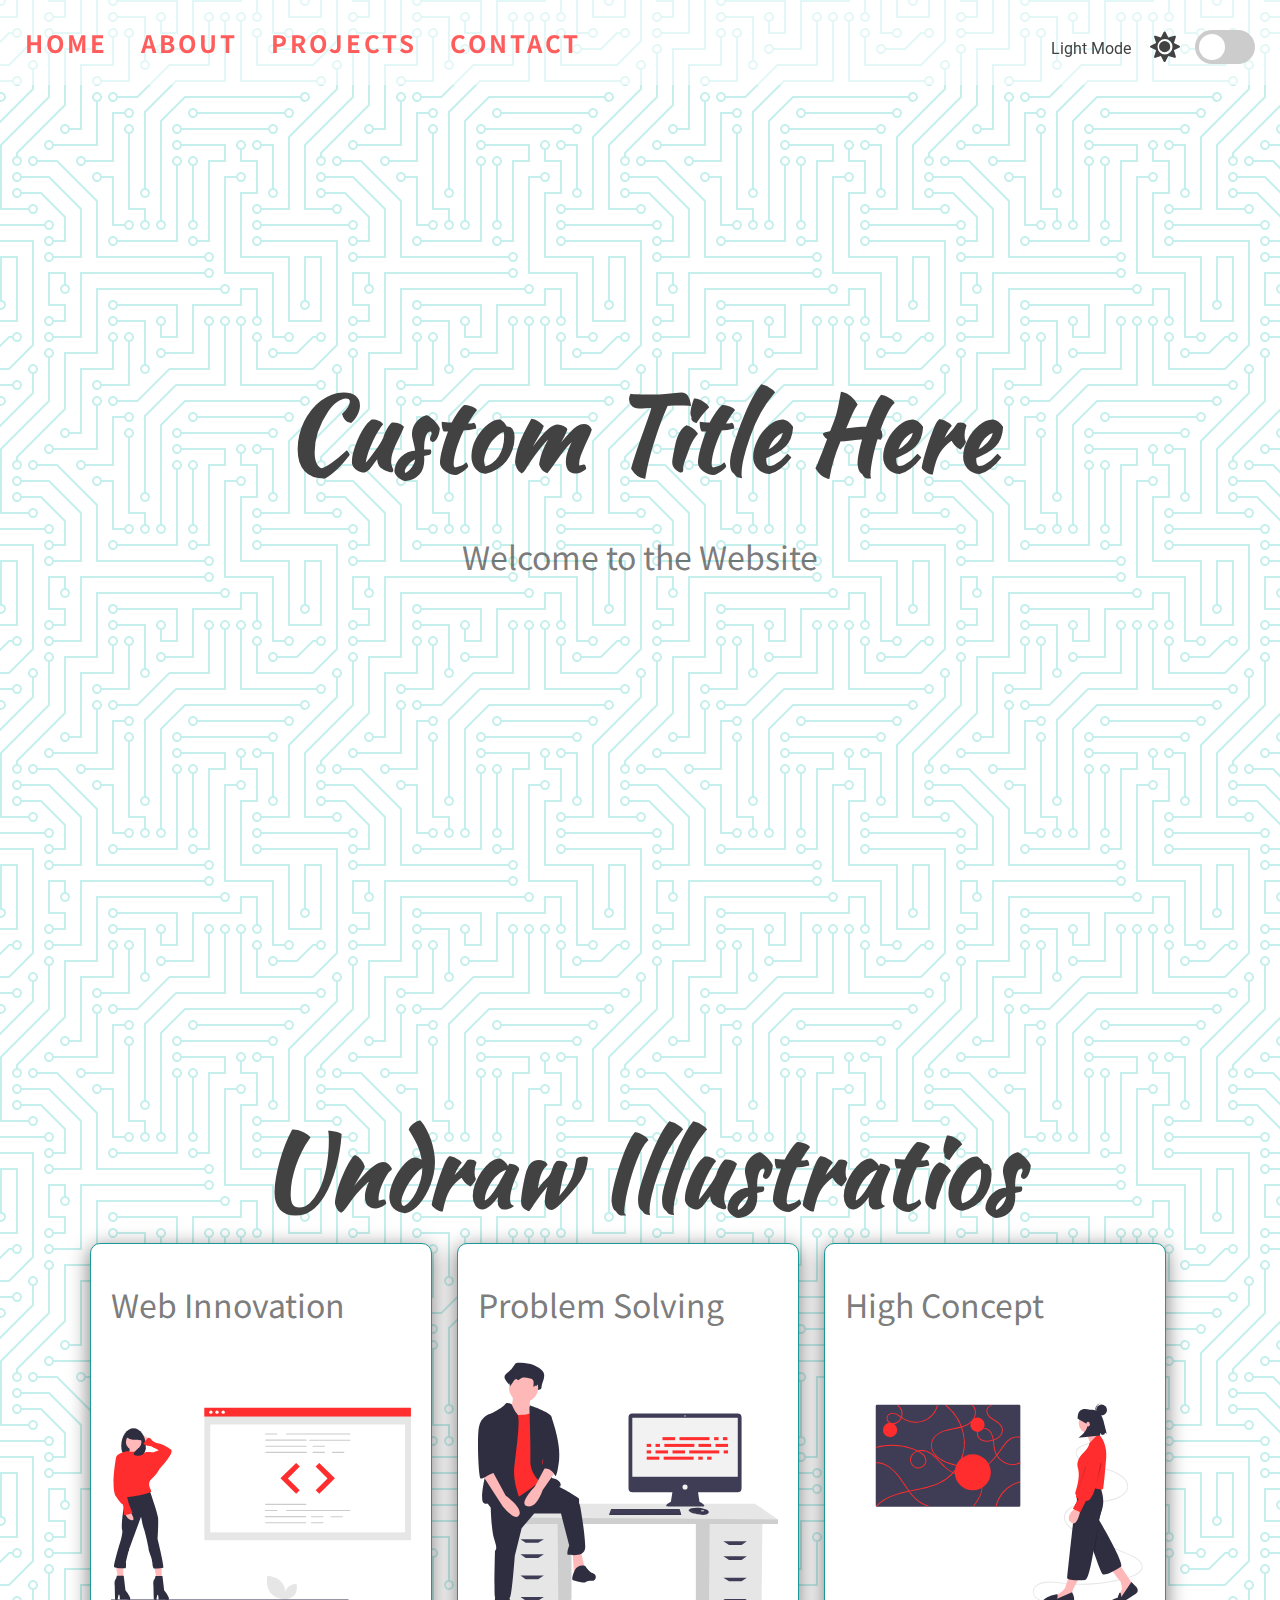
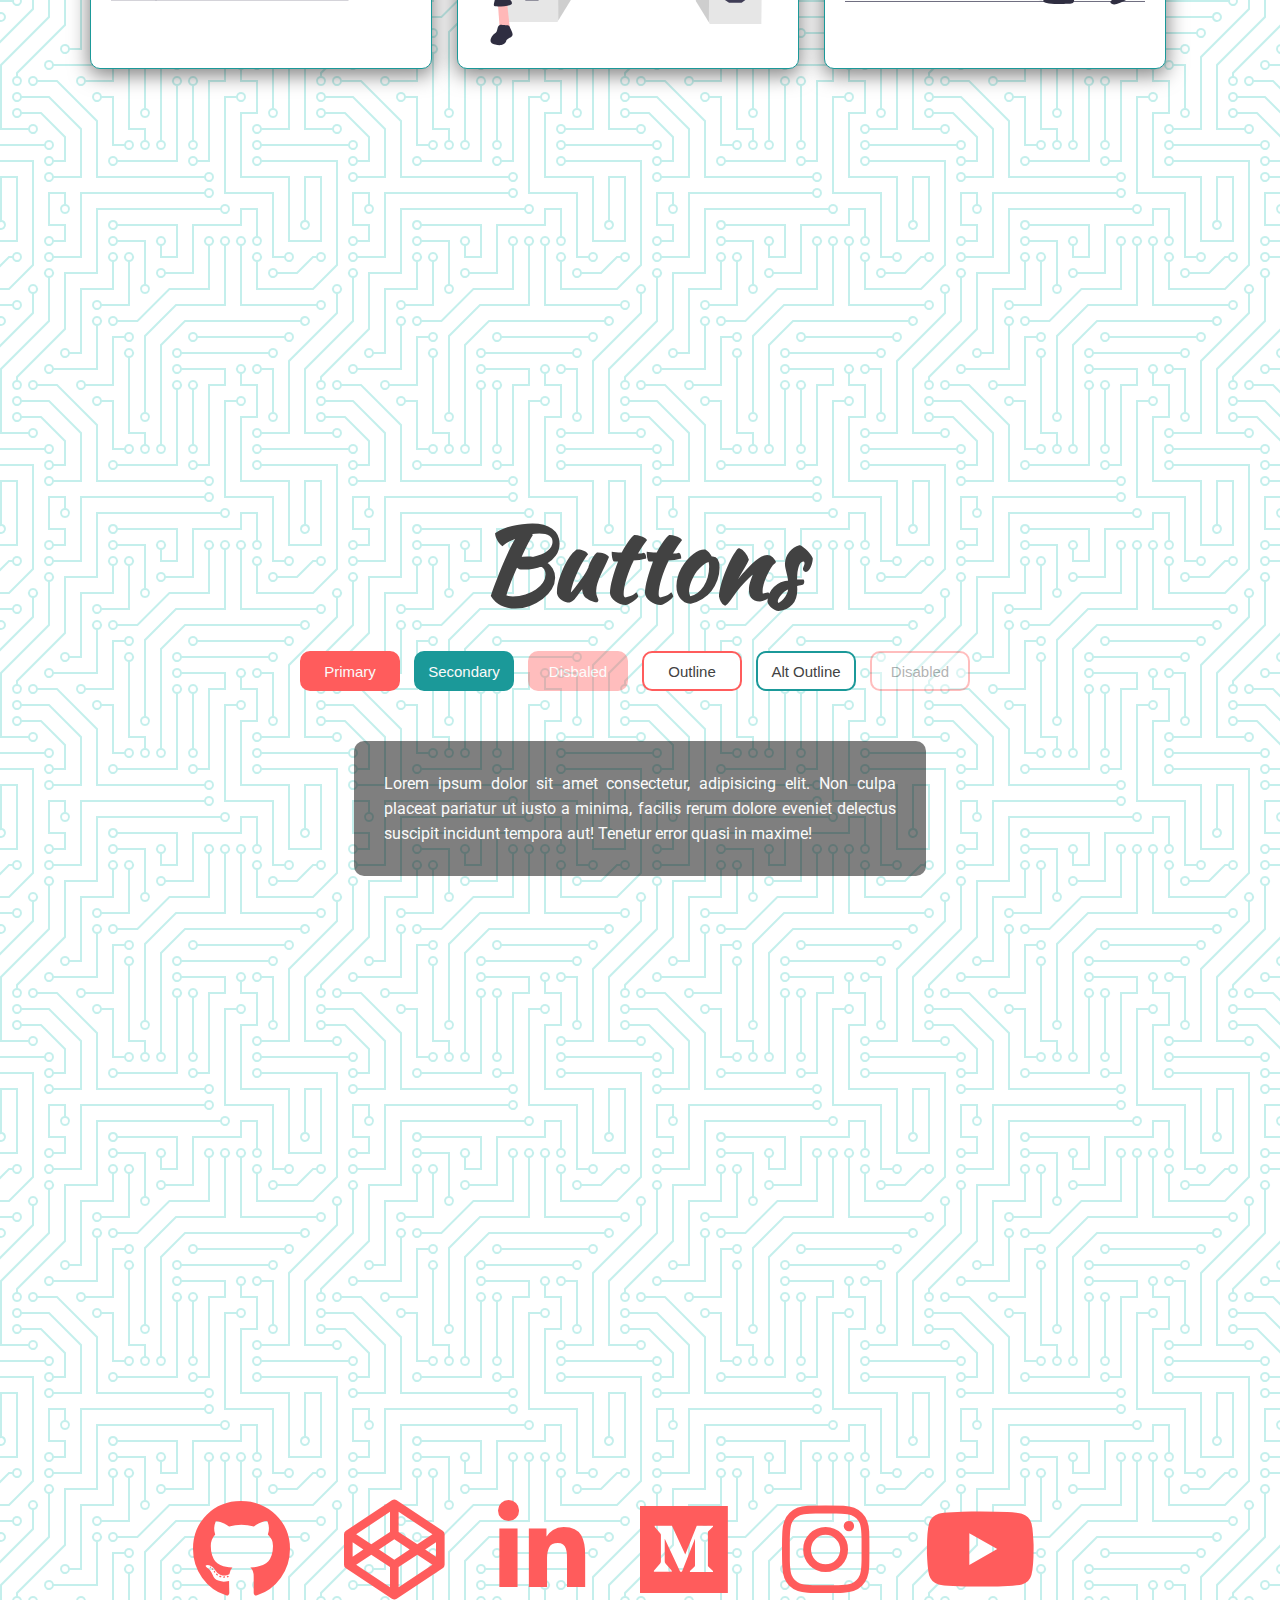
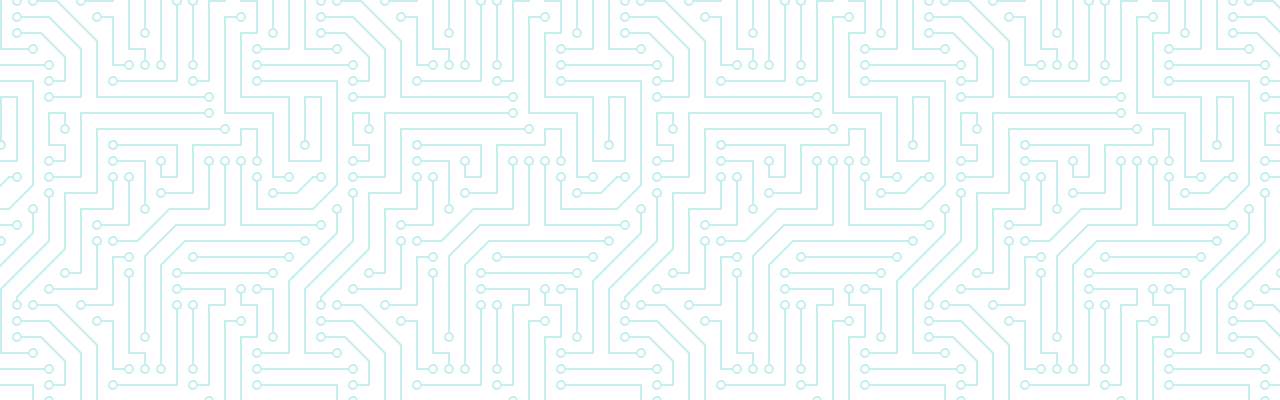
<file: light-dark-mode/index.html>
<!DOCTYPE html>
<html lang="en">
  <head>
    <meta charset="UTF-8" />
    <meta http-equiv="X-UA-Compatible" content="IE=edge" />
    <meta name="viewport" content="width=device-width, initial-scale=1.0" />
    <title>Light Dark Mode</title>
    <!-- links -->
    <link rel="stylesheet" href="styles.css" />
    <link
      rel="stylesheet"
      href="https://cdnjs.cloudflare.com/ajax/libs/font-awesome/5.10.2/css/all.min.css"
    />
  </head>
  <body>
    <!-- Dark Mode Switch -->
    <div class="theme-switch-wrapper">
      <span id="toggle-icon">
        <span class="toggle-text">Light Mode</span>
        <i class="fas fa-sun"></i>
      </span>
      <label class="theme-switch">
        <input type="checkbox" />
        <div class="slider round"></div>
      </label>
    </div>
    <!-- Navigation -->
    <nav id="nav">
      <a href="#home">HOME</a>
      <a href="#about">ABOUT</a>
      <a href="#projects">PROJECTS</a>
      <a href="#contact">CONTACT</a>
    </nav>

    <!-- Home Section -->
    <section id="home">
      <div class="title-group">
        <h1>Custom Title Here</h1>
        <h2>Welcome to the Website</h2>
      </div>
    </section>
    <!-- About Section -->
    <section id="about">
      <h1>Undraw Illustratios</h1>
      <div class="about-container">
        <div class="image-container">
          <h2>Web Innovation</h2>
          <img
            src="img/undraw_proud_coder_light.svg"
            alt="Proud Coder"
            id="image1"
          />
        </div>
        <div class="image-container">
          <h2>Problem Solving</h2>
          <img
            src="img/undraw_feeling_proud_light.svg"
            alt="Proud Coder"
            id="image2"
          />
        </div>
        <div class="image-container">
          <h2>High Concept</h2>
          <img
            src="img/undraw_conceptual_idea_light.svg"
            alt="Proud Coder"
            id="image3"
          />
        </div>
      </div>
    </section>
    <!-- Projects Section -->
    <section id="projects">
      <h1>Buttons</h1>
      <div class="buttons">
        <button class="primary">Primary</button>
        <button class="secondary">Secondary</button>
        <button class="primary" disabled>Disbaled</button>
        <button class="outline">Outline</button>
        <button class="secondary outline">Alt Outline</button>
        <button class="outline" disabled>Disabled</button>
      </div>
      <div class="text-box" id="text-box">
        <p>
          Lorem ipsum dolor sit amet consectetur, adipisicing elit. Non culpa
          placeat pariatur ut iusto a minima, facilis rerum dolore eveniet
          delectus suscipit incidunt tempora aut! Tenetur error quasi in maxime!
        </p>
      </div>
    </section>
    <!-- Contact Section -->
    <section id="contact">
      <social-icons>
        <i class="fab fa-github"></i>
        <i class="fab fa-codepen"></i>
        <i class="fab fa-linkedin-in"></i>
        <i class="fab fa-medium"></i>
        <i class="fab fa-instagram"></i>
        <i class="fab fa-youtube"></i>
      </social-icons>
    </section>
    <!-- script -->
    <script src="app.js"></script>
  </body>
</html>
</file>
<file: light-dark-mode/styles.css>
@import url('https://fonts.googleapis.com/css2?family=Kaushan+Script&family=Noto+Sans+JP&family=Roboto&display=swap');

:root {
  --primary-color: rgb(255, 92, 92);
  --primary-variant: #ff2d2d;
  --secondary-color: #1b9999;
  --on-primary: rgb(250, 250, 250);
  --on-background: rgb(66, 66, 66);
  --on-background-alt: rgba(66, 66, 66, 0.7);
  --background: rgb(255, 255, 255);
  --box-shadow: 0 5px 20px 1px rgba(0, 0, 0, 0.5);
}

[data-theme='dark'] {
  --primary-color: rgb(150, 65, 255);
  --primary-variant: #6c63ff;
  --secondary-color: #03dac5;
  --on-primary: #000;
  --on-background: rgba(255, 255, 255, 0.9);
  --on-background-alt: rgba(255, 255, 255, 0.7);
  --background: #121212;
}

/* fonts */
/* font-family: 'Kaushan Script', cursive;
font-family: 'Noto Sans JP', sans-serif;
font-family: 'Roboto', sans-serif; */

html {
  box-sizing: border-box;
  scroll-behavior: smooth;
}

body {
  margin: 0;
  color: var(--on-background);
  font-family: 'Roboto', sans-serif;
  background-color: var(--background);
  background-image: url("data:image/svg+xml,%3Csvg xmlns='http://www.w3.org/2000/svg' viewBox='0 0 304 304' width='304' height='304'%3E%3Cpath fill='%2335c9bd' fill-opacity='0.29' d='M44.1 224a5 5 0 1 1 0 2H0v-2h44.1zm160 48a5 5 0 1 1 0 2H82v-2h122.1zm57.8-46a5 5 0 1 1 0-2H304v2h-42.1zm0 16a5 5 0 1 1 0-2H304v2h-42.1zm6.2-114a5 5 0 1 1 0 2h-86.2a5 5 0 1 1 0-2h86.2zm-256-48a5 5 0 1 1 0 2H0v-2h12.1zm185.8 34a5 5 0 1 1 0-2h86.2a5 5 0 1 1 0 2h-86.2zM258 12.1a5 5 0 1 1-2 0V0h2v12.1zm-64 208a5 5 0 1 1-2 0v-54.2a5 5 0 1 1 2 0v54.2zm48-198.2V80h62v2h-64V21.9a5 5 0 1 1 2 0zm16 16V64h46v2h-48V37.9a5 5 0 1 1 2 0zm-128 96V208h16v12.1a5 5 0 1 1-2 0V210h-16v-76.1a5 5 0 1 1 2 0zm-5.9-21.9a5 5 0 1 1 0 2H114v48H85.9a5 5 0 1 1 0-2H112v-48h12.1zm-6.2 130a5 5 0 1 1 0-2H176v-74.1a5 5 0 1 1 2 0V242h-60.1zm-16-64a5 5 0 1 1 0-2H114v48h10.1a5 5 0 1 1 0 2H112v-48h-10.1zM66 284.1a5 5 0 1 1-2 0V274H50v30h-2v-32h18v12.1zM236.1 176a5 5 0 1 1 0 2H226v94h48v32h-2v-30h-48v-98h12.1zm25.8-30a5 5 0 1 1 0-2H274v44.1a5 5 0 1 1-2 0V146h-10.1zm-64 96a5 5 0 1 1 0-2H208v-80h16v-14h-42.1a5 5 0 1 1 0-2H226v18h-16v80h-12.1zm86.2-210a5 5 0 1 1 0 2H272V0h2v32h10.1zM98 101.9V146H53.9a5 5 0 1 1 0-2H96v-42.1a5 5 0 1 1 2 0zM53.9 34a5 5 0 1 1 0-2H80V0h2v34H53.9zm60.1 3.9V66H82v64H69.9a5 5 0 1 1 0-2H80V64h32V37.9a5 5 0 1 1 2 0zM101.9 82a5 5 0 1 1 0-2H128V37.9a5 5 0 1 1 2 0V82h-28.1zm16-64a5 5 0 1 1 0-2H146v44.1a5 5 0 1 1-2 0V18h-26.1zm102.2 270a5 5 0 1 1 0 2H98v14h-2v-16h124.1zM242 149.9V160h16v34h-16v62h48v48h-2v-46h-48v-66h16v-30h-16v-12.1a5 5 0 1 1 2 0zM53.9 18a5 5 0 1 1 0-2H64V2H48V0h18v18H53.9zm112 32a5 5 0 1 1 0-2H192V0h50v2h-48v48h-28.1zm-48-48a5 5 0 0 1-9.8-2h2.07a3 3 0 1 0 5.66 0H178v34h-18V21.9a5 5 0 1 1 2 0V32h14V2h-58.1zm0 96a5 5 0 1 1 0-2H137l32-32h39V21.9a5 5 0 1 1 2 0V66h-40.17l-32 32H117.9zm28.1 90.1a5 5 0 1 1-2 0v-76.51L175.59 80H224V21.9a5 5 0 1 1 2 0V82h-49.59L146 112.41v75.69zm16 32a5 5 0 1 1-2 0v-99.51L184.59 96H300.1a5 5 0 0 1 3.9-3.9v2.07a3 3 0 0 0 0 5.66v2.07a5 5 0 0 1-3.9-3.9H185.41L162 121.41v98.69zm-144-64a5 5 0 1 1-2 0v-3.51l48-48V48h32V0h2v50H66v55.41l-48 48v2.69zM50 53.9v43.51l-48 48V208h26.1a5 5 0 1 1 0 2H0v-65.41l48-48V53.9a5 5 0 1 1 2 0zm-16 16V89.41l-34 34v-2.82l32-32V69.9a5 5 0 1 1 2 0zM12.1 32a5 5 0 1 1 0 2H9.41L0 43.41V40.6L8.59 32h3.51zm265.8 18a5 5 0 1 1 0-2h18.69l7.41-7.41v2.82L297.41 50H277.9zm-16 160a5 5 0 1 1 0-2H288v-71.41l16-16v2.82l-14 14V210h-28.1zm-208 32a5 5 0 1 1 0-2H64v-22.59L40.59 194H21.9a5 5 0 1 1 0-2H41.41L66 216.59V242H53.9zm150.2 14a5 5 0 1 1 0 2H96v-56.6L56.6 162H37.9a5 5 0 1 1 0-2h19.5L98 200.6V256h106.1zm-150.2 2a5 5 0 1 1 0-2H80v-46.59L48.59 178H21.9a5 5 0 1 1 0-2H49.41L82 208.59V258H53.9zM34 39.8v1.61L9.41 66H0v-2h8.59L32 40.59V0h2v39.8zM2 300.1a5 5 0 0 1 3.9 3.9H3.83A3 3 0 0 0 0 302.17V256h18v48h-2v-46H2v42.1zM34 241v63h-2v-62H0v-2h34v1zM17 18H0v-2h16V0h2v18h-1zm273-2h14v2h-16V0h2v16zm-32 273v15h-2v-14h-14v14h-2v-16h18v1zM0 92.1A5.02 5.02 0 0 1 6 97a5 5 0 0 1-6 4.9v-2.07a3 3 0 1 0 0-5.66V92.1zM80 272h2v32h-2v-32zm37.9 32h-2.07a3 3 0 0 0-5.66 0h-2.07a5 5 0 0 1 9.8 0zM5.9 0A5.02 5.02 0 0 1 0 5.9V3.83A3 3 0 0 0 3.83 0H5.9zm294.2 0h2.07A3 3 0 0 0 304 3.83V5.9a5 5 0 0 1-3.9-5.9zm3.9 300.1v2.07a3 3 0 0 0-1.83 1.83h-2.07a5 5 0 0 1 3.9-3.9zM97 100a3 3 0 1 0 0-6 3 3 0 0 0 0 6zm0-16a3 3 0 1 0 0-6 3 3 0 0 0 0 6zm16 16a3 3 0 1 0 0-6 3 3 0 0 0 0 6zm16 16a3 3 0 1 0 0-6 3 3 0 0 0 0 6zm0 16a3 3 0 1 0 0-6 3 3 0 0 0 0 6zm-48 32a3 3 0 1 0 0-6 3 3 0 0 0 0 6zm16 16a3 3 0 1 0 0-6 3 3 0 0 0 0 6zm32 48a3 3 0 1 0 0-6 3 3 0 0 0 0 6zm-16 16a3 3 0 1 0 0-6 3 3 0 0 0 0 6zm32-16a3 3 0 1 0 0-6 3 3 0 0 0 0 6zm0-32a3 3 0 1 0 0-6 3 3 0 0 0 0 6zm16 32a3 3 0 1 0 0-6 3 3 0 0 0 0 6zm32 16a3 3 0 1 0 0-6 3 3 0 0 0 0 6zm0-16a3 3 0 1 0 0-6 3 3 0 0 0 0 6zm-16-64a3 3 0 1 0 0-6 3 3 0 0 0 0 6zm16 0a3 3 0 1 0 0-6 3 3 0 0 0 0 6zm16 96a3 3 0 1 0 0-6 3 3 0 0 0 0 6zm0 16a3 3 0 1 0 0-6 3 3 0 0 0 0 6zm16 16a3 3 0 1 0 0-6 3 3 0 0 0 0 6zm16-144a3 3 0 1 0 0-6 3 3 0 0 0 0 6zm0 32a3 3 0 1 0 0-6 3 3 0 0 0 0 6zm16-32a3 3 0 1 0 0-6 3 3 0 0 0 0 6zm16-16a3 3 0 1 0 0-6 3 3 0 0 0 0 6zm-96 0a3 3 0 1 0 0-6 3 3 0 0 0 0 6zm0 16a3 3 0 1 0 0-6 3 3 0 0 0 0 6zm16-32a3 3 0 1 0 0-6 3 3 0 0 0 0 6zm96 0a3 3 0 1 0 0-6 3 3 0 0 0 0 6zm-16-64a3 3 0 1 0 0-6 3 3 0 0 0 0 6zm16-16a3 3 0 1 0 0-6 3 3 0 0 0 0 6zm-32 0a3 3 0 1 0 0-6 3 3 0 0 0 0 6zm0-16a3 3 0 1 0 0-6 3 3 0 0 0 0 6zm-16 0a3 3 0 1 0 0-6 3 3 0 0 0 0 6zm-16 0a3 3 0 1 0 0-6 3 3 0 0 0 0 6zm-16 0a3 3 0 1 0 0-6 3 3 0 0 0 0 6zM49 36a3 3 0 1 0 0-6 3 3 0 0 0 0 6zm-32 0a3 3 0 1 0 0-6 3 3 0 0 0 0 6zm32 16a3 3 0 1 0 0-6 3 3 0 0 0 0 6zM33 68a3 3 0 1 0 0-6 3 3 0 0 0 0 6zm16-48a3 3 0 1 0 0-6 3 3 0 0 0 0 6zm0 240a3 3 0 1 0 0-6 3 3 0 0 0 0 6zm16 32a3 3 0 1 0 0-6 3 3 0 0 0 0 6zm-16-64a3 3 0 1 0 0-6 3 3 0 0 0 0 6zm0 16a3 3 0 1 0 0-6 3 3 0 0 0 0 6zm-16-32a3 3 0 1 0 0-6 3 3 0 0 0 0 6zm80-176a3 3 0 1 0 0-6 3 3 0 0 0 0 6zm16 0a3 3 0 1 0 0-6 3 3 0 0 0 0 6zm-16-16a3 3 0 1 0 0-6 3 3 0 0 0 0 6zm32 48a3 3 0 1 0 0-6 3 3 0 0 0 0 6zm16-16a3 3 0 1 0 0-6 3 3 0 0 0 0 6zm0-32a3 3 0 1 0 0-6 3 3 0 0 0 0 6zm112 176a3 3 0 1 0 0-6 3 3 0 0 0 0 6zm-16 16a3 3 0 1 0 0-6 3 3 0 0 0 0 6zm0 16a3 3 0 1 0 0-6 3 3 0 0 0 0 6zm0 16a3 3 0 1 0 0-6 3 3 0 0 0 0 6zM17 180a3 3 0 1 0 0-6 3 3 0 0 0 0 6zm0 16a3 3 0 1 0 0-6 3 3 0 0 0 0 6zm0-32a3 3 0 1 0 0-6 3 3 0 0 0 0 6zm16 0a3 3 0 1 0 0-6 3 3 0 0 0 0 6zM17 84a3 3 0 1 0 0-6 3 3 0 0 0 0 6zm32 64a3 3 0 1 0 0-6 3 3 0 0 0 0 6zm16-16a3 3 0 1 0 0-6 3 3 0 0 0 0 6z'%3E%3C/path%3E%3C/svg%3E");
}

section {
  min-height: 100vh;
  display: flex;
  justify-content: center;
  align-items: center;
  flex-direction: column;
}

h1 {
  font-size: 100px;
  margin-bottom: 0;
  font-family: 'Kaushan Script', cursive;
}

h2 {
  font-size: 32px;
  font-weight: normal;
  font-family: 'Noto Sans JP', sans-serif;
  color: var(--on-background-alt);
}

/* Navigation */
nav {
  z-index: 10;
  position: fixed;
  font-size: 24px;
  letter-spacing: 3px;
  padding: 25px;
  width: 100vw;
  background: rgb(255 255 255 / 50%);
  font-family: 'Noto Sans JP', sans-serif;
}

a {
  margin-right: 25px;
  color: var(--primary-color);
  text-decoration: none;
  border-bottom: 3px solid transparent;
  font-weight: bold;
}

a:hover,
a:focus {
  color: var(--on-background);
  border-bottom: 3px solid;
}

/* Home Section */
.title-group {
  text-align: center;
}

/* About Section */
.about-container {
  display: flex;
}

.image-container {
  border: 1px solid var(--secondary-color);
  border-radius: 10px;
  padding: 10px 20px;
  margin-right: 25px;
  width: auto;
  background: var(--background);
  box-shadow: var(--box-shadow);
}

img {
  height: 300px;
  width: 300px;
}

/* Projects Section */
.buttons {
  margin-top: 15px;
  margin-bottom: 50px;
}

button {
  min-width: 100px;
  height: 40px;
  cursor: pointer;
  border-radius: 10px;
  margin-right: 10px;
  border: 2px solid var(--primary-color);
  font-size: 15px;
  outline: none;
}

button:disabled {
  opacity: 0.4;
  cursor: default;
}

button:hover:not(.outline) {
  filter: brightness(110%);
}

.primary {
  background: var(--primary-color);
  color: var(--on-primary);
}

.secondary {
  border: 2px solid var(--secondary-color);
}

.secondary,
.secondary:hover,
.outline.secondary:hover {
  background: var(--secondary-color);
  color: var(--on-primary);
}

.outline {
  background: var(--background);
  color: var(--on-background);
}

.outline:hover {
  background: var(--primary-color);
  color: var(--on-primary);
}

.text-box {
  width: 40%;
  text-align: justify;
  background: rgb(0 0 0 / 50%);
  color: var(--on-primary);
  border-radius: 10px;
  padding: 30px;
}

p {
  margin: 0;
  line-height: 25px;
}

/* Contact Section */
.fab {
  font-size: 100px;
  margin-right: 50px;
  cursor: pointer;
  color: var(--primary-color);
}

.fab:hover {
  color: var(--on-background);
}

/* Dark Mode Toggle */
.theme-switch-wrapper {
  display: flex;
  align-items: center;
  z-index: 100;
  position: fixed;
  right: 25px;
  top: 30px;
}

.theme-switch-wrapper span {
  margin-right: 10px;
  font-size: 1rem;
}

.toggle-text {
  position: relative;
  top: -4px;
  right: 5px;
  color: var(--on-background);
}

.theme-switch {
  display: inline-block;
  height: 34px;
  position: relative;
  width: 60px;
}

.theme-switch input {
  display: none;
}

.slider {
  background: #ccc;
  bottom: 0;
  cursor: pointer;
  left: 0;
  position: absolute;
  right: 0;
  top: 0;
  transition: 0.4s;
}

.slider::before {
  background: #fff;
  bottom: 4px;
  content: '';
  height: 26px;
  left: 4px;
  position: absolute;
  transition: 0.4s;
  width: 26px;
}

input:checked + .slider {
  background: var(--primary-color);
}

input:checked + .slider::before {
  transform: translateX(26px);
}

.slider.round {
  border-radius: 34px;
}

.slider.round::before {
  border-radius: 50%;
}

.fas {
  font-size: 30px;
  margin-right: 5px;
}
</file>
